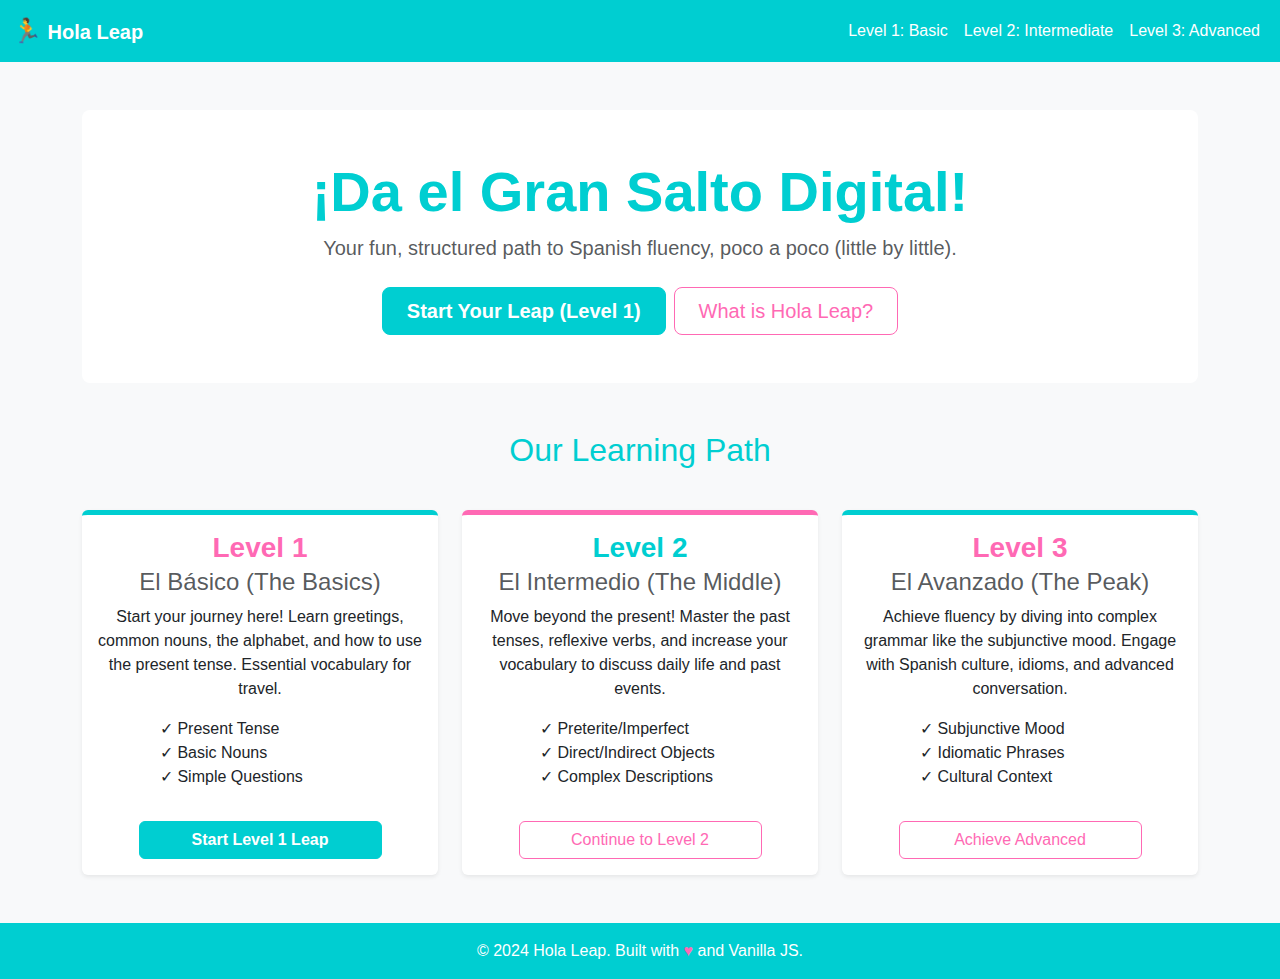
<file: index.html>
<!DOCTYPE html>
<html lang="en">
<head>
    <meta charset="UTF-8">
    <meta name="viewport" content="width=device-width, initial-scale=1.0">
    <title>Hola Leap: Your Spanish Journey</title>
    
    <link href="https://cdn.jsdelivr.net/npm/bootstrap@5.3.3/dist/css/bootstrap.min.css" rel="stylesheet" integrity="sha384-QWTKZyjpPEjISv5WaRU9OFeRpok6YctnYmDr5pNlyT2bRjXh0JMhjY6hW+ALEwIH" crossorigin="anonymous">
    
    <link rel="stylesheet" href="./css/style.css">

</head>
<body>

    <header>
        <nav class="navbar navbar-expand-lg" style="background-color: var(--color-primary);">
            <div class="container-fluid">
              <a class="navbar-brand text-white fw-bold" href="index.html">
                <span style="font-size: 1.5rem;">&#x1F3C3;</span> Hola Leap
              </a>
              <div class="collapse navbar-collapse" id="navbarNav">
                <ul class="navbar-nav ms-auto">
                  <li class="nav-item">
                    <a class="nav-link text-white" href="./lessons/level1/index.html">Level 1: Basic</a>
                  </li>
                  <li class="nav-item">
                    <a class="nav-link text-white" href="./lessons/level2/index.html">Level 2: Intermediate</a>
                  </li>
                  <li class="nav-item">
                    <a class="nav-link text-white" href="./lessons/level3/index.html">Level 3: Advanced</a>
                  </li>
                </ul>
              </div>
            </div>
          </nav>
    </header>

    <main class="container my-5">
        <div class="p-5 text-center rounded-3" style="background-color: white;">
            <h1 class="display-4 fw-bold">¡Da el Gran Salto Digital!</h1>
            <p class="fs-5 text-muted">Your fun, structured path to Spanish fluency, poco a poco (little by little).</p>
            <div class="d-grid gap-2 d-sm-flex justify-content-sm-center mt-4">
                <a href="./lessons/level1/index.html" class="btn btn-primary btn-lg px-4 gap-3">Start Your Leap (Level 1)</a>
                <button type="button" class="btn btn-outline-secondary btn-lg px-4" style="--bs-btn-color: var(--color-accent); --bs-btn-border-color: var(--color-accent);">What is Hola Leap?</button>
            </div>
        </div>
        
        <h2 class="mt-5 text-center">Our Learning Path</h2>
        <div class="row row-cols-1 row-cols-md-3 g-4 mt-3">
          <div class="col">
                <div class="card h-100 shadow-sm border-0 text-center" style="border-top: 5px solid var(--color-primary) !important;">
                    <div class="card-body">
                        <h3 class="card-title fw-bold" style="color: var(--color-accent);">Level 1</h3>
                        <h4 class="card-subtitle mb-2 text-muted">El Básico (The Basics)</h4>
                        <p class="card-text">Start your journey here! Learn greetings, common nouns, the alphabet, and how to use the present tense. Essential vocabulary for travel.</p>
                        <ul class="list-unstyled text-start mx-auto" style="max-width: 200px;">
                            <li>&#x2713; Present Tense</li>
                            <li>&#x2713; Basic Nouns</li>
                            <li>&#x2713; Simple Questions</li>
                        </ul>
                        <a href="./lessons/level1/index.html" class="btn btn-primary mt-3 w-75">Start Level 1 Leap</a>
                    </div>
                </div>
            </div>
            <div class="col">
                <div class="card h-100 shadow-sm border-0 text-center" style="border-top: 5px solid var(--color-accent) !important;">
                    <div class="card-body">
                        <h3 class="card-title fw-bold" style="color: var(--color-primary);">Level 2</h3>
                        <h4 class="card-subtitle mb-2 text-muted">El Intermedio (The Middle)</h4>
                        <p class="card-text">Move beyond the present! Master the past tenses, reflexive verbs, and increase your vocabulary to discuss daily life and past events.</p>
                        <ul class="list-unstyled text-start mx-auto" style="max-width: 200px;">
                            <li>&#x2713; Preterite/Imperfect</li>
                            <li>&#x2713; Direct/Indirect Objects</li>
                            <li>&#x2713; Complex Descriptions</li>
                        </ul>
                        <a href="./lessons/level2/index.html" class="btn btn-outline-secondary mt-3 w-75">Continue to Level 2</a>
                    </div>
                </div>
            </div>
            <div class="col">
                <div class="card h-100 shadow-sm border-0 text-center" style="border-top: 5px solid var(--color-primary) !important;">
                    <div class="card-body">
                        <h3 class="card-title fw-bold" style="color: var(--color-accent);">Level 3</h3>
                        <h4 class="card-subtitle mb-2 text-muted">El Avanzado (The Peak)</h4>
                        <p class="card-text">Achieve fluency by diving into complex grammar like the subjunctive mood. Engage with Spanish culture, idioms, and advanced conversation.</p>
                        <ul class="list-unstyled text-start mx-auto" style="max-width: 200px;">
                            <li>&#x2713; Subjunctive Mood</li>
                            <li>&#x2713; Idiomatic Phrases</li>
                            <li>&#x2713; Cultural Context</li>
                        </ul>
                        <a href="./lessons/level3/index.html" class="btn btn-outline-secondary mt-3 w-75">Achieve Advanced</a>
                    </div>
                </div>
            </div>
        </div>

    </main>

    <footer class="container-fluid text-center py-3 mt-5" style="background-color: var(--color-primary); color: white;">
        <p class="mb-0">&copy; 2024 Hola Leap. Built with <span style="color: #FF69B4;">&hearts;</span> and Vanilla JS.</p>
    </footer>

    <script src="https://cdn.jsdelivr.net/npm/bootstrap@5.3.3/dist/js/bootstrap.bundle.min.js" integrity="sha384-YvpcrYf0tY3lHB60NNkmXc5s9fDVZLESaAA55NDzOxhy9GkcIdslK1eN7N6jIeHz" crossorigin="anonymous"></script>
</body>
</html>
</file>
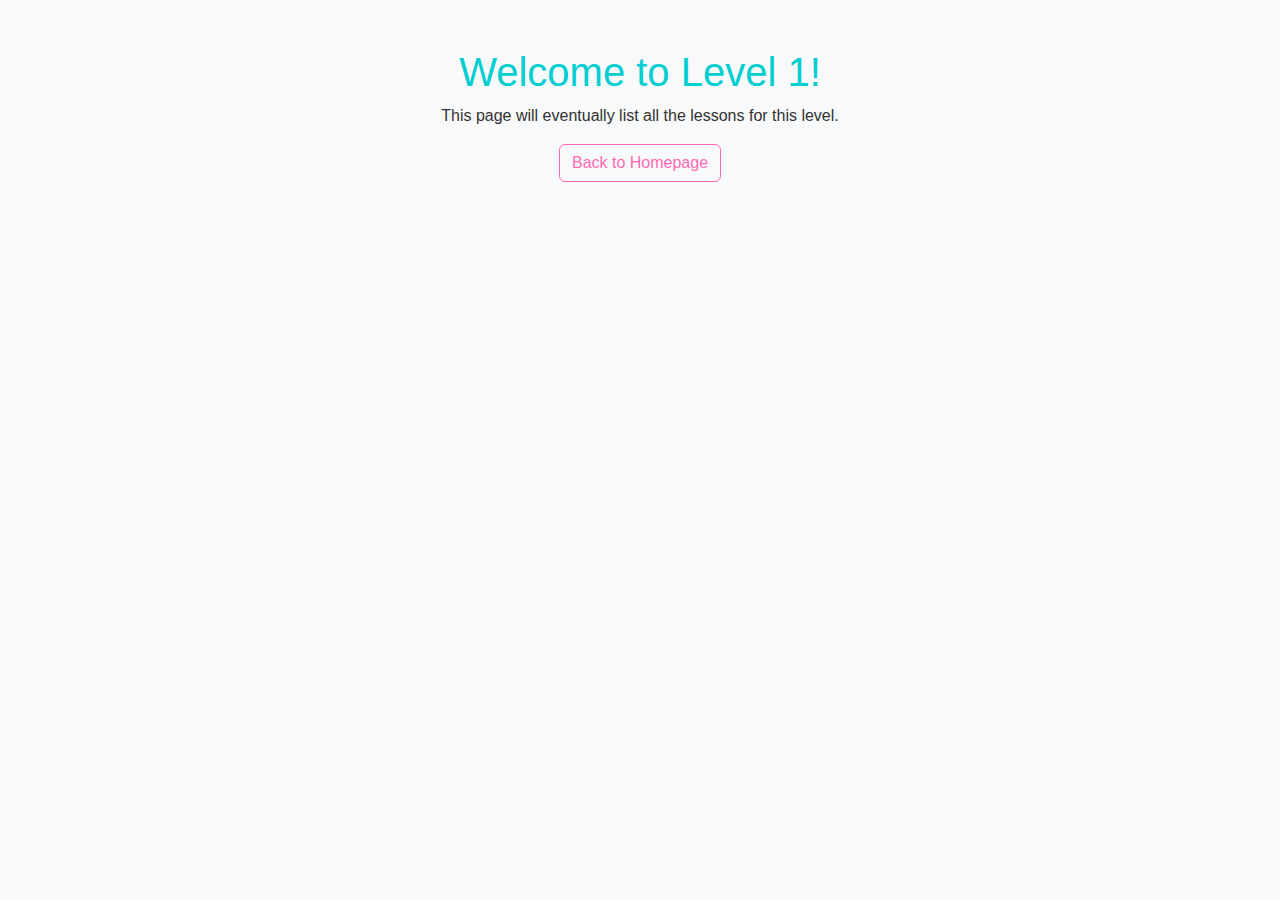
<file: lessons/level1/index.html>
<!DOCTYPE html>
<html lang="en">
<head>
    <meta charset="UTF-8">
    <meta name="viewport" content="width=device-width, initial-scale=1.0">
    <title>Level Landing Page</title>
    <link href="https://cdn.jsdelivr.net/npm/bootstrap@5.3.3/dist/css/bootstrap.min.css" rel="stylesheet" integrity="sha384-QWTKZyjpPEjISv5WaRU9OFeRpok6YctnYmDr5pNlyT2bRjXh0JMhjY6hW+ALEwIH" crossorigin="anonymous">
    <link rel="stylesheet" href="../../css/style.css"> 
</head>
<body>
    
    <header>
        </header>

    <main class="container my-5">
        <h1 class="text-center">Welcome to Level 1!</h1>
        <p class="text-center">This page will eventually list all the lessons for this level.</p>
        <div class="text-center">
            <a href="../../index.html" class="btn btn-outline-secondary">Back to Homepage</a>
        </div>
    </main>

    <script src="https://cdn.jsdelivr.net/npm/bootstrap@5.3.3/dist/js/bootstrap.bundle.min.js" integrity="sha384-YvpcrYf0tY3lHB60NNkmXc5s9fDVZLESaAA55NDzOxhy9GkcIdslK1eN7N6jIeHz" crossorigin="anonymous"></script>
</body>
</html>
</file>
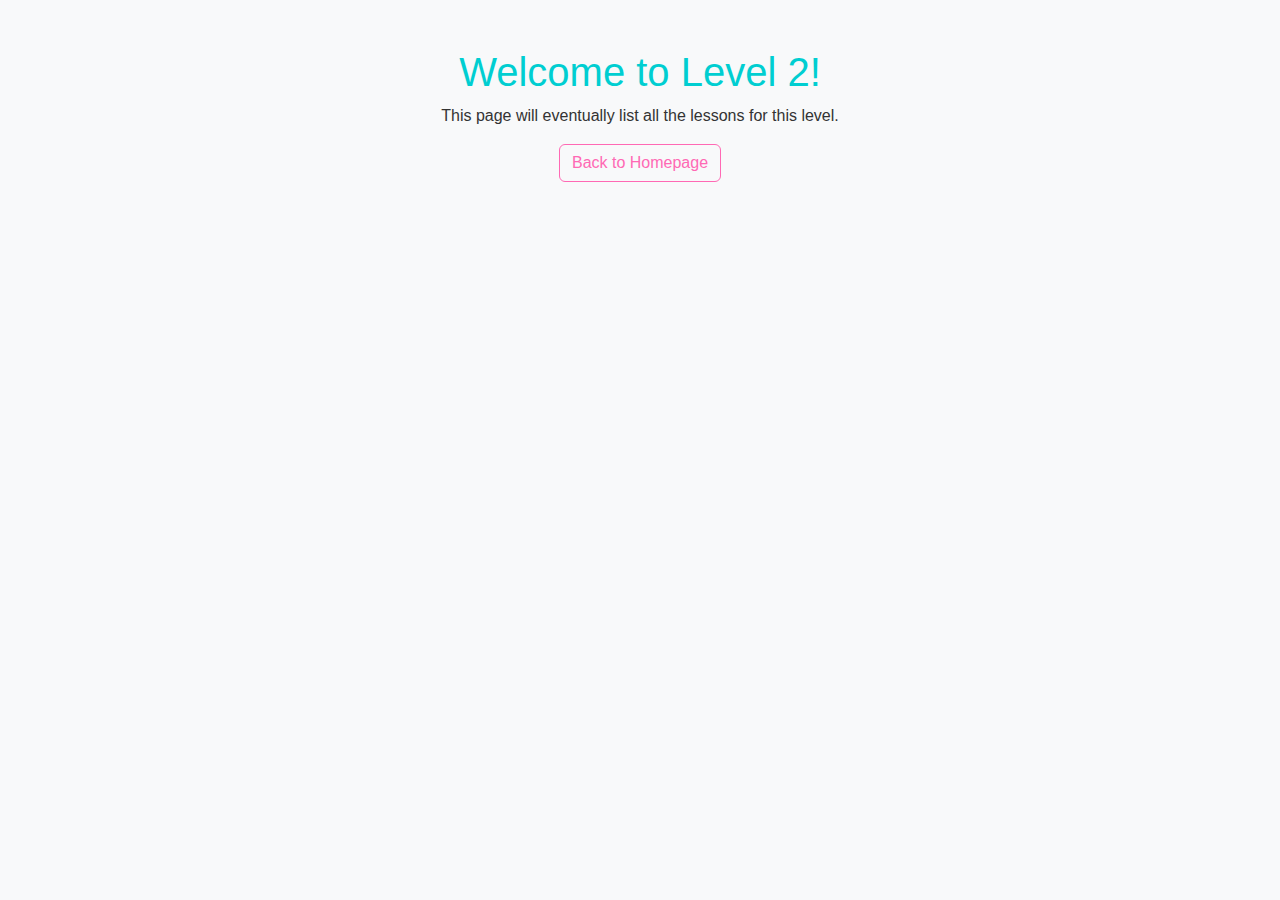
<file: lessons/level2/index.html>
<!DOCTYPE html>
<html lang="en">
<head>
    <meta charset="UTF-8">
    <meta name="viewport" content="width=device-width, initial-scale=1.0">
    <title>Level Landing Page</title>
    <link href="https://cdn.jsdelivr.net/npm/bootstrap@5.3.3/dist/css/bootstrap.min.css" rel="stylesheet" integrity="sha384-QWTKZyjpPEjISv5WaRU9OFeRpok6YctnYmDr5pNlyT2bRjXh0JMhjY6hW+ALEwIH" crossorigin="anonymous">
    <link rel="stylesheet" href="../../css/style.css"> 
</head>
<body>
    
    <header>
        </header>

    <main class="container my-5">
        <h1 class="text-center">Welcome to Level 2!</h1>
        <p class="text-center">This page will eventually list all the lessons for this level.</p>
        <div class="text-center">
            <a href="../../index.html" class="btn btn-outline-secondary">Back to Homepage</a>
        </div>
    </main>

    <script src="https://cdn.jsdelivr.net/npm/bootstrap@5.3.3/dist/js/bootstrap.bundle.min.js" integrity="sha384-YvpcrYf0tY3lHB60NNkmXc5s9fDVZLESaAA55NDzOxhy9GkcIdslK1eN7N6jIeHz" crossorigin="anonymous"></script>
</body>
</html>
</file>
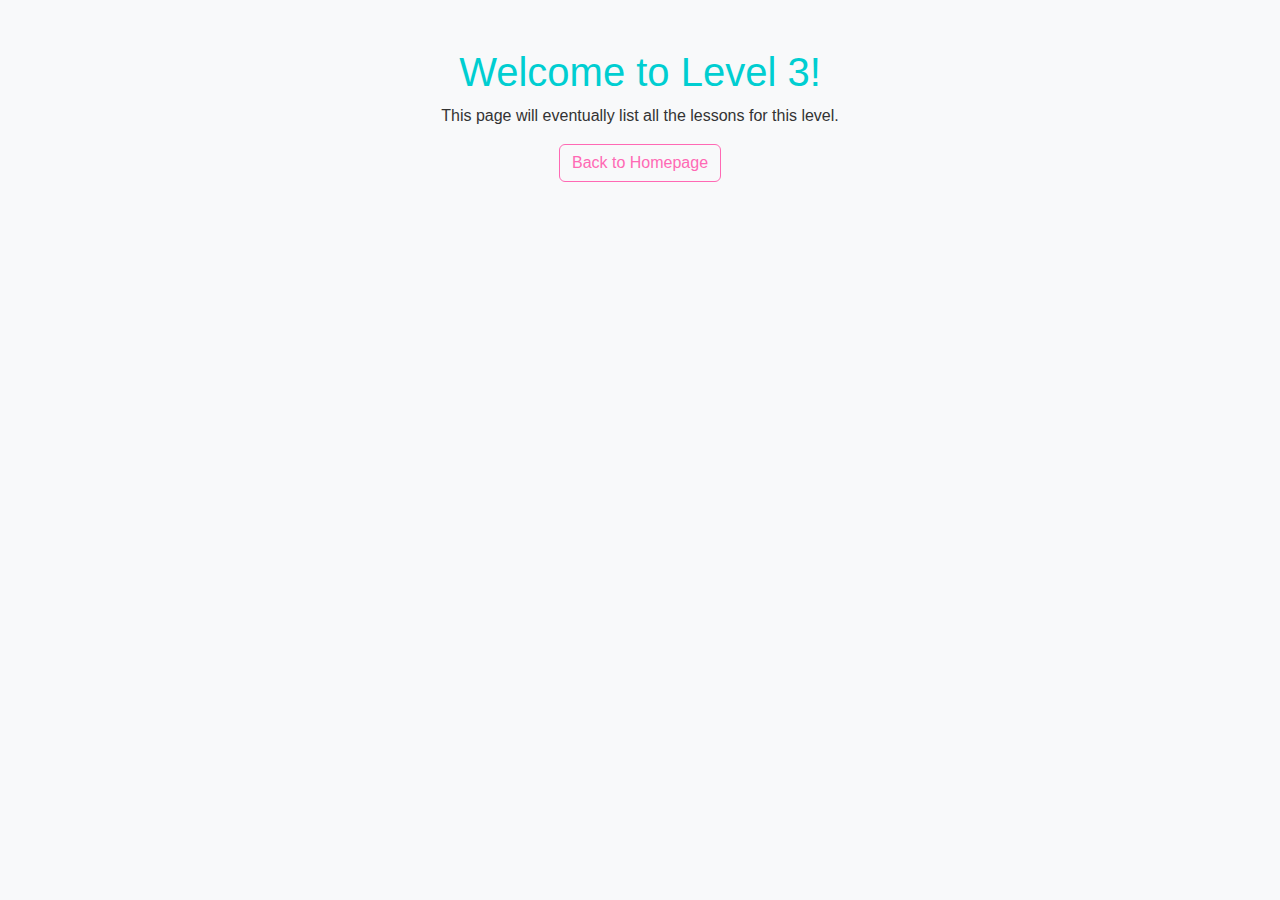
<file: lessons/level3/index.html>
<!DOCTYPE html>
<html lang="en">
<head>
    <meta charset="UTF-8">
    <meta name="viewport" content="width=device-width, initial-scale=1.0">
    <title>Level Landing Page</title>
    <link href="https://cdn.jsdelivr.net/npm/bootstrap@5.3.3/dist/css/bootstrap.min.css" rel="stylesheet" integrity="sha384-QWTKZyjpPEjISv5WaRU9OFeRpok6YctnYmDr5pNlyT2bRjXh0JMhjY6hW+ALEwIH" crossorigin="anonymous">
    <link rel="stylesheet" href="../../css/style.css"> 
</head>
<body>
    
    <header>
        </header>

    <main class="container my-5">
        <h1 class="text-center">Welcome to Level 3!</h1>
        <p class="text-center">This page will eventually list all the lessons for this level.</p>
        <div class="text-center">
            <a href="../../index.html" class="btn btn-outline-secondary">Back to Homepage</a>
        </div>
    </main>

    <script src="https://cdn.jsdelivr.net/npm/bootstrap@5.3.3/dist/js/bootstrap.bundle.min.js" integrity="sha384-YvpcrYf0tY3lHB60NNkmXc5s9fDVZLESaAA55NDzOxhy9GkcIdslK1eN7N6jIeHz" crossorigin="anonymous"></script>
</body>
</html>
</file>
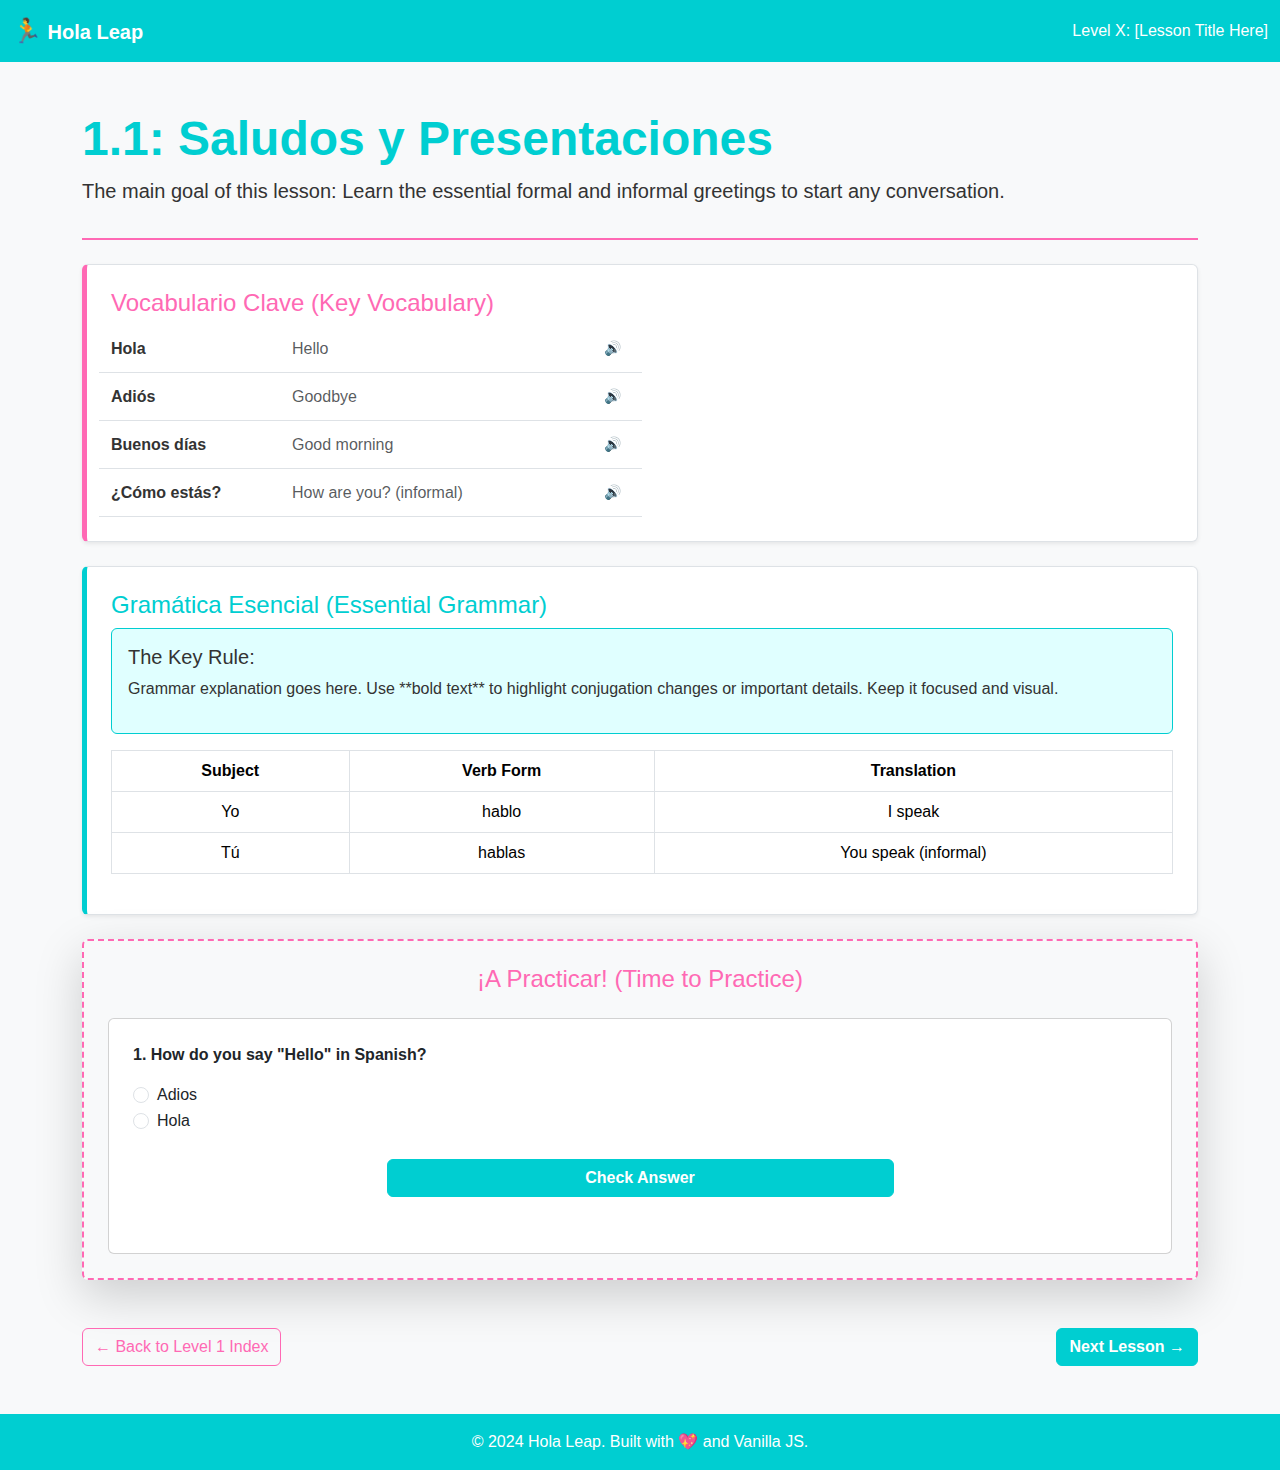
<file: lessons/level1/1.1_greetings.html>
<!DOCTYPE html>
<html lang="en">

<head>
  <meta charset="UTF-8">
  <meta name="viewport" content="width=device-width, initial-scale=1.0">
  <title>1.1: Greetings & Introductions - Hola Leap</title>

  <link href="https://cdn.jsdelivr.net/npm/bootstrap@5.3.3/dist/css/bootstrap.min.css" rel="stylesheet"
    integrity="sha384-QWTKZyjpPEjISv5WaRU9OFeRpok6YctnYmDr5pNlyT2bRjXh0JMhjY6hW+ALEwIH" crossorigin="anonymous">

  <link rel="stylesheet" href="../../css/style.css">

</head>

<body>

  <nav class="navbar navbar-expand-lg mb-4" style="background-color: var(--color-primary);">
    <div class="container-fluid">
      <a class="navbar-brand text-white fw-bold" href="../../index.html">
        <span style="font-size: 1.5rem;">&#x1F3C3;</span> Hola Leap
      </a>
      <span class="navbar-text text-white">
        Level X: [Lesson Title Here]
      </span>
    </div>
  </nav>


  <main class="container my-5">

    <header class="pb-3 mb-4 border-bottom border-2" style="border-color: var(--color-accent) !important;">
      <h1 class="display-5 fw-bold">1.1: Saludos y Presentaciones</h1>
      <p class="lead">The main goal of this lesson: Learn the essential formal and informal greetings to start any
        conversation.</p>
    </header>

    <section id="vocabulary" class="my-4 p-4 border rounded shadow-sm"
      style="border-left: 5px solid var(--color-accent) !important; background-color: white;">
      <h2 class="h4" style="color: var(--color-accent);">Vocabulario Clave (Key Vocabulary)</h2>
      <div class="row">
        <div class="col-md-6">
          <div class="row">
            <div class="col-md-12">

              <div class="row py-2 border-bottom align-items-center">
                <div class="col-4"><strong>Hola</strong></div>
                <div class="col-6 text-muted">Hello</div>
                <div class="col-2 text-end">
                  <button class="btn btn-sm" onclick="playAudio('hola.mp3')">
                    <span style="color: var(--color-primary);">&#x1F50A;</span>
                  </button>
                </div>
              </div>

              <div class="row py-2 border-bottom align-items-center">
                <div class="col-4"><strong>Adiós</strong></div>
                <div class="col-6 text-muted">Goodbye</div>
                <div class="col-2 text-end">
                  <button class="btn btn-sm" onclick="playAudio('adios.mp3')">
                    <span style="color: var(--color-primary);">&#x1F50A;</span>
                  </button>
                </div>
              </div>

              <div class="row py-2 border-bottom align-items-center">
                <div class="col-4"><strong>Buenos días</strong></div>
                <div class="col-6 text-muted">Good morning</div>
                <div class="col-2 text-end">
                  <button class="btn btn-sm" onclick="playAudio('dias.mp3')">
                    <span style="color: var(--color-primary);">&#x1F50A;</span>
                  </button>
                </div>
              </div>

              <div class="row py-2 border-bottom align-items-center">
                <div class="col-4"><strong>¿Cómo estás?</strong></div>
                <div class="col-6 text-muted">How are you? (informal)</div>
                <div class="col-2 text-end">
                  <button class="btn btn-sm" onclick="playAudio('comoestas.mp3')">
                    <span style="color: var(--color-primary);">&#x1F50A;</span>
                  </button>
                </div>
              </div>
            </div>
          </div>
        </div>
      </div>
    </section>

    <section id="grammar" class="my-4 p-4 border rounded shadow-sm"
      style="border-left: 5px solid var(--color-primary) !important; background-color: white;">
      <h2 class="h4" style="color: var(--color-primary);">Gramática Esencial (Essential Grammar)</h2>

      <div class="alert alert-info"
        style="--bs-alert-color: var(--color-text); --bs-alert-bg: #E0FFFF; border-color: var(--color-primary);">
        <h5 class="alert-heading">The Key Rule:</h5>
        <p>Grammar explanation goes here. Use **bold text** to highlight conjugation changes or important details. Keep
          it focused and visual.</p>
      </div>

      <table class="table table-bordered text-center">
        <thead style="background-color: var(--color-accent); color: white;">
          <tr>
            <th>Subject</th>
            <th>Verb Form</th>
            <th>Translation</th>
          </tr>
        </thead>
        <tbody>
          <tr>
            <td>Yo</td>
            <td>hablo</td>
            <td>I speak</td>
          </tr>
          <tr>
            <td>Tú</td>
            <td>hablas</td>
            <td>You speak (informal)</td>
          </tr>
        </tbody>
      </table>
    </section>

    <section id="practice" class="my-4 p-4 border rounded shadow-lg bg-light"
      style="border: 2px dashed var(--color-accent) !important;">
      <h2 class="h4 text-center mb-4" style="color: var(--color-accent);">¡A Practicar! (Time to Practice)</h2>

      <div id="quiz-area" class="card p-4">
        <p class="fw-bold">1. How do you say "Hello" in Spanish?</p>
        <div class="form-check">
          <input class="form-check-input" type="radio" name="q1" id="q1a" value="wrong">
          <label class="form-check-label" for="q1a">Adios</label>
        </div>
        <div class="form-check">
          <input class="form-check-input" type="radio" name="q1" id="q1b" value="correct">
          <label class="form-check-label" for="q1b">Hola</label>
        </div>

        <button id="check-btn" class="btn btn-primary mt-4 w-50 mx-auto">Check Answer</button>
        <p id="feedback" class="text-center mt-3 fw-bold"></p>
      </div>

    </section>

    <div class="d-flex justify-content-between my-5">
      <a href="index.html" class="btn btn-outline-secondary">← Back to Level 1 Index</a>
      <a href="1.2_nextlesson.html" class="btn btn-primary">Next Lesson →</a>
    </div>

  </main>

  <footer class="container-fluid text-center py-3 mt-5" style="background-color: var(--color-primary); color: white;">
    <p class="mb-0">&copy; 2024 Hola Leap. Built with <span style="color: var(--color-accent);">&#x1F496;</span> and
      Vanilla JS.</p>
  </footer>

  <script src="https://cdn.jsdelivr.net/npm/bootstrap@5.3.3/dist/js/bootstrap.bundle.min.js"
    integrity="sha384-YvpcrYf0tY3lHB60NNkmXc5s9fDVZLESaAA55NDzOxhy9GkcIdslK1eN7N6jIeHz"
    crossorigin="anonymous"></script>

  <script src="../../js/main.js"></script>

  <script>
    function playAudio(filename) {
      // Placeholder: This function will load and play the audio file 
      // from your /assets/audio folder.
      alert('Audio file requested: ' + filename + '. We will implement the JS audio player next!');
    }
  </script>

</body>

</html>
</file>
<file: css/style.css>
/* =========================================
   Hola Leap: Custom Styles and Variables 
   ========================================= */

:root {
    /* * Modern Pop Palette (Palette C) 
     * Primary: Electric Teal (for buttons, headers)
     * Accent: Hot Pink (for highlights, quiz elements, and fun text)
     * Text: Dark Gray
     * Background: Off-White
     */
    --color-primary: #00CED1;    /* Electric Teal / Dark Turquoise */
    --color-accent: #FF69B4;     /* Hot Pink */
    --color-text: #333333;       /* Dark Gray for readability */
    --color-background: #F8F9FA; /* Soft Off-White (Bootstrap's light gray) */
    
    /* Typography */
    --font-heading: 'Arial', sans-serif;
    --font-body: 'Verdana', sans-serif;
}

/* Base styles for the playful theme */
body {
    background-color: var(--color-background);
    color: var(--color-text);
    font-family: var(--font-body);
}

h1, h2, h3 {
    /* Use the Primary Teal for a clean, modern look on headers */
    color: var(--color-primary); 
    font-family: var(--font-heading);
}

/* General button styling to use our primary color */
.btn-primary {
    /* Teal button background with white text for great contrast */
    background-color: var(--color-primary) !important;
    border-color: var(--color-primary) !important;
    color: white !important; 
    font-weight: bold;
}

/* Update the navbar style */
.navbar {
    /* Use the primary Teal for the navbar background */
    background-color: var(--color-primary) !important;
}

.navbar-brand, .nav-link {
    /* White text on Teal provides excellent contrast */
    color: white !important;
}

/* Set the button outline color to the accent Hot Pink for high contrast */
.btn-outline-secondary {
    --bs-btn-color: var(--color-accent) !important;
    --bs-btn-border-color: var(--color-accent) !important;
    /* Use the primary color for the hover state */
    --bs-btn-hover-bg: var(--color-primary) !important;
    --bs-btn-hover-color: white !important;
}
</file>
